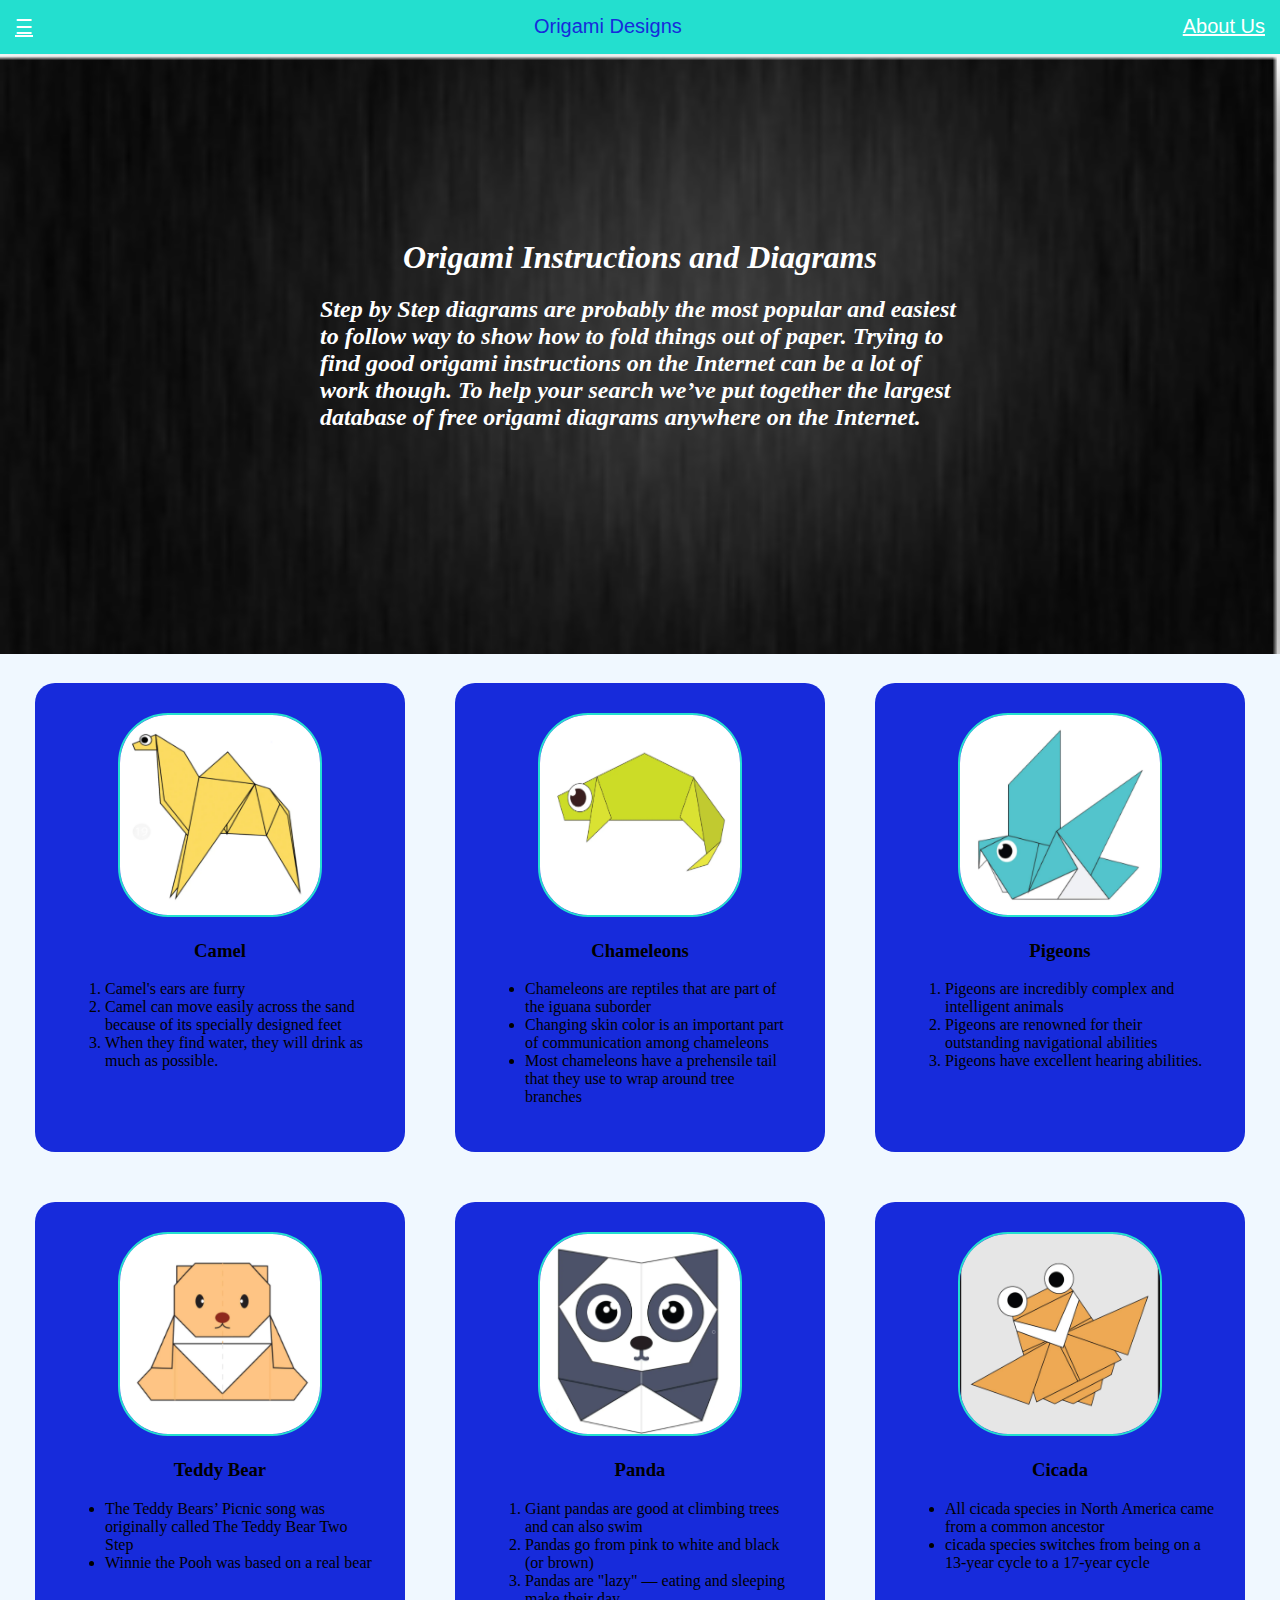
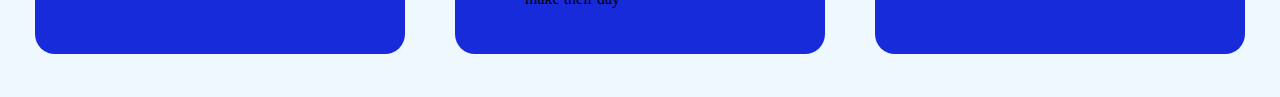
<file: index.html>
<!DOCTYPE html>
<html lang="en">
<head>
    <title>Origami Designs</title>
    <link rel="stylesheet" type="text/css" href="style.css">
</head>
<body>
<div class="container">
    <div class="header">
        <div class="menu">
            <div ><a href ="#">☰</a></div>
            <div >Origami Designs</div>
            <div ><a href ="about.html">About Us</a></div>
        </div>
    </div>

<div class ="bodyimg">
    <img src="main2.png" height="600px" width="100%">
    <h1 class="cent-text1">
      Origami Instructions and Diagrams  
    </h1>
    <h3 class="cent-text2"><br>
    Step by Step diagrams are probably the most popular and easiest to follow way to show how to fold things out of paper. 
    Trying to find good origami instructions on the Internet can be a lot of work though. To help your search we’ve put
    together the largest database of free origami diagrams anywhere on the Internet.
    </br>
    </h3>
</div>
<div class ="grid">
    <div class ="origami">
        <center>
        <a href ="http://origami.me/camel/"><img src="img1.jpg.png" width="200px" height="200px"></a>
        <h3> Camel </h3>
        </center>
        <p>
            <ol>
                <li>Camel's ears are furry</li>
                <li>Camel can move easily across the sand because of its specially designed feet</li>
                <li>When they find water, they will drink as much as possible.</li>
            </ol>
        </p>
        </div>
    <div class="origami">
        <center>
        <a href="http://origami.me/chameleon/"><img src="img2.PNG" width="200px" height="200px"></a>
        <h3> Chameleons </h3>
        </center>
        <p> 
            <ul>
                <li>Chameleons are reptiles that are part of the iguana suborder</li>
                <li>Changing skin color is an important part of communication among chameleons</li>
                <li>Most chameleons have a prehensile tail that they use to wrap around tree branches</li>
            </ul>
        </p>
        </div>
    <div class="origami">
        <center>
        <a href="http://origami.me/pigeon/"><img src="pigeon.png" width="200px" height="200px"></a>
        <h3> Pigeons </h3>
        </center>
        <p>
        <ol>
            <li>Pigeons are incredibly complex and intelligent animals</li>
            <li>Pigeons are renowned for their outstanding navigational abilities</li>
            <li>Pigeons have excellent hearing abilities.</li>
        </ol>
        </p>
        </div>
</div>
        <div class="grid2">
    <div class="origami">
        <center>
        <a href="http://origami.me/teddy-bear/"><img src="teddy.png" width="200px" height="200px"></a>
        <h3> Teddy Bear </h3>
        </center>
        <p>
        <ul>
            <li>The Teddy Bears’ Picnic song was originally called The Teddy Bear Two Step</li>
            <li>Winnie the Pooh was based on a real bear</li>
            
        </ul>
        </p>
        </div>

    
        <div class="origami">
            <center>
                <a href="http://origami.me/panda/"><img src="panda.png" width="200px" height="200px"></a>
                <h3> Panda </h3>
            </center>
            <p>
            <ol>
                <li>Giant pandas are good at climbing trees and can also swim</li>
                <li>Pandas go from pink to white and black (or brown)</li>
                <li>Pandas are "lazy" — eating and sleeping make their day</li>
            </ol>
            </p>
        </div>
        <div class="origami">
            <center>
                <a href="http://origami.me/flying-cicada/"><img src="Capture.PNG" width="200px" height="200px"></a>
                <h3> Cicada </h3>
            </center>
            <p>
            <ul>
                <li>All cicada species in North America came from a common ancestor</li>
                <li>cicada species switches from being on a 13-year cycle to a 17-year cycle</li>
            </ul>
            </p>
        </div>
    </div><br>
    </div>
    
</div>
</body>
</html>
</file>
<file: style.css>
.menu{
    display: flex;
    justify-content: space-between;
    background-color: #23dfcf;
    padding: 15px;
    font-size: 20px;
    font-family: sans-serif;
    font-weight: 400;
    color: #172bdb;
}
body{
    margin: 0px;
    background-color:aliceblue;
}
.grid img{
    border: 2px solid #23dfcf;
    border-radius: 50px;
}
.grid2 img{
    border: 2px solid #23dfcf;
    border-radius: 50px;
}
.origami{
    border-radius: 20px;
    background-color:  #172bdb;
    padding: 30px;
    margin: 25px;
    width: 310px;
    font-family: fantasy;
}
.bodyimg{
    position: relative;
  
}
.cent-text1{
    position: absolute;
    top: 30%;
    left: 50%;
    transform: translate(-50% , -50%);
    color: white;
    font-style: oblique;
    font-size:xx-large;
}
.cent-text2{
    position: absolute;
    top: 45%;
    left: 50%;
    transform: translate(-50% , -50%);
    color: white;
    font-style: oblique;
    font-size:x-large;
}
a:link{
    color:white;
}

a:visited{
    color: white;
}
.origami:hover{


    transform: scale(1.1);
}
.grid{
    display: flex;
    width: 100%;
   justify-content: center;
    
    
}
.grid2{
    display: flex;
    justify-content: center;
}
.container{
    width: 100%;
}
</file>
